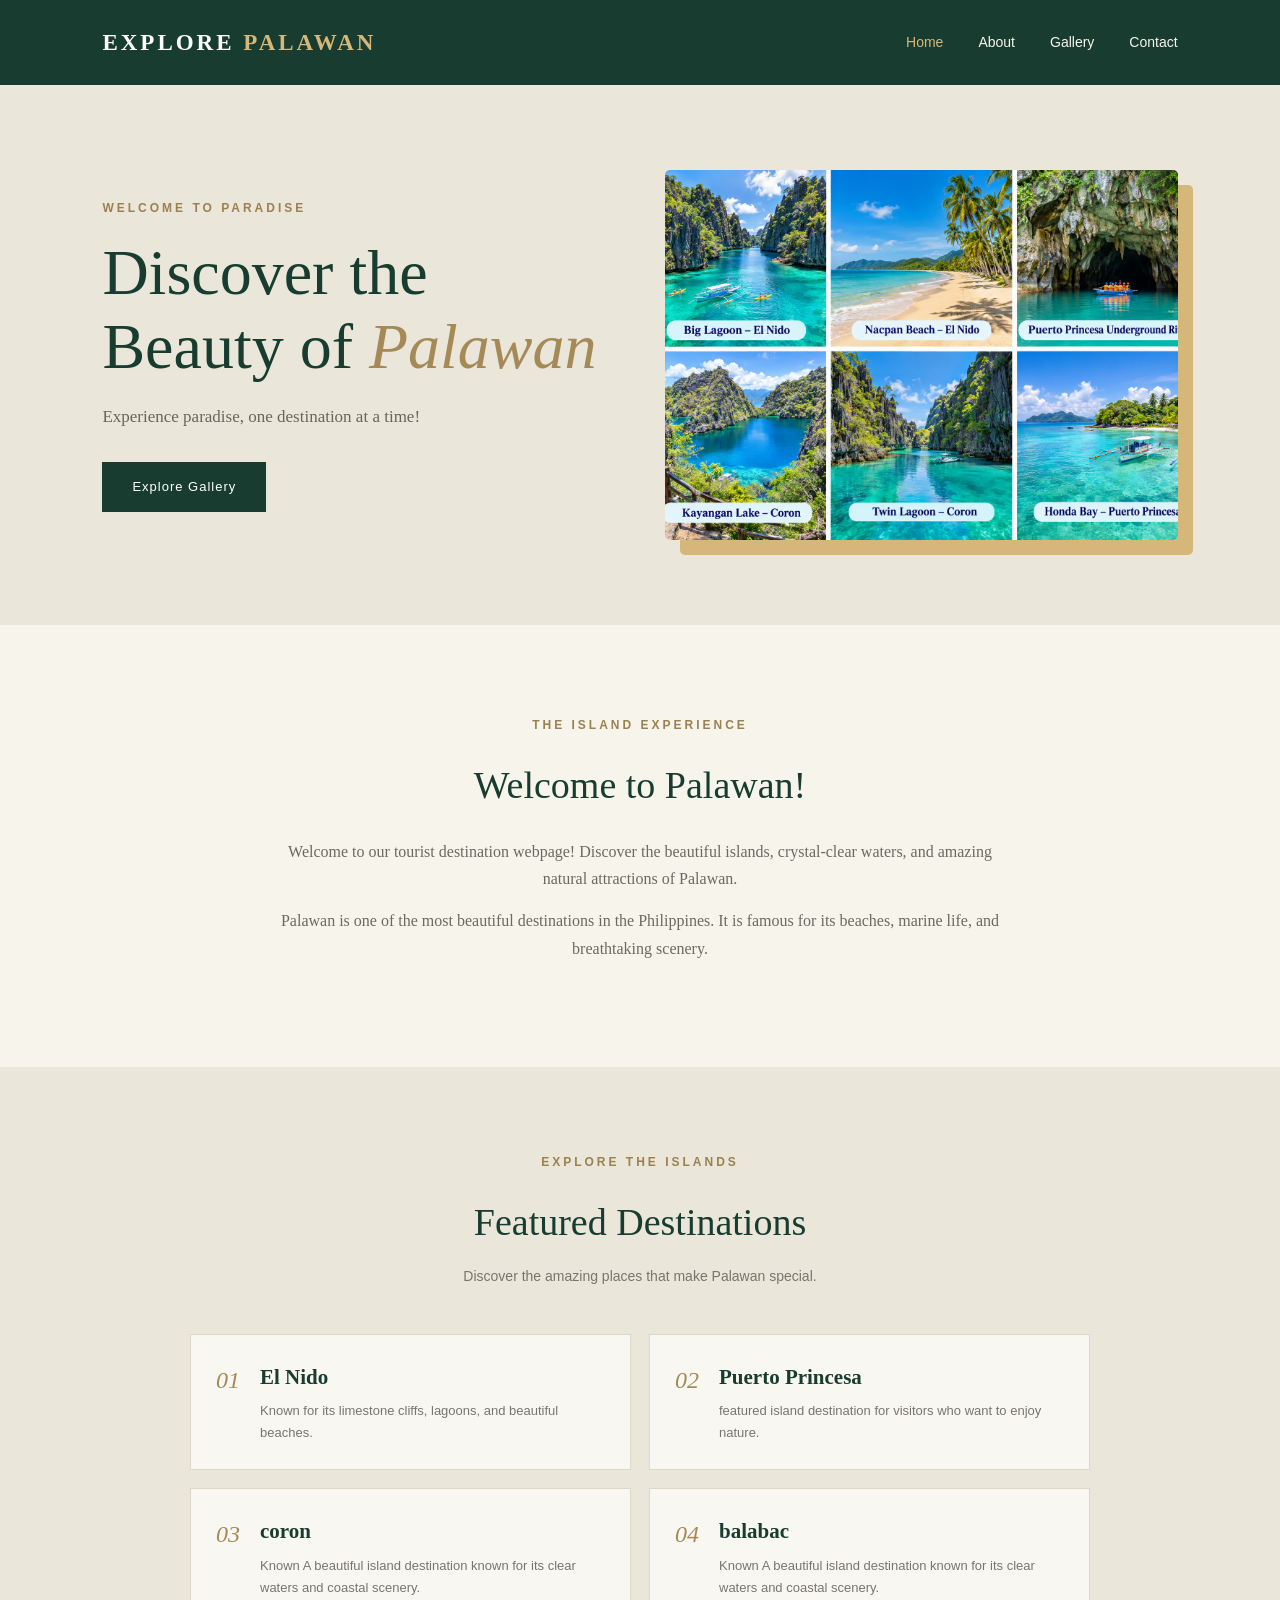
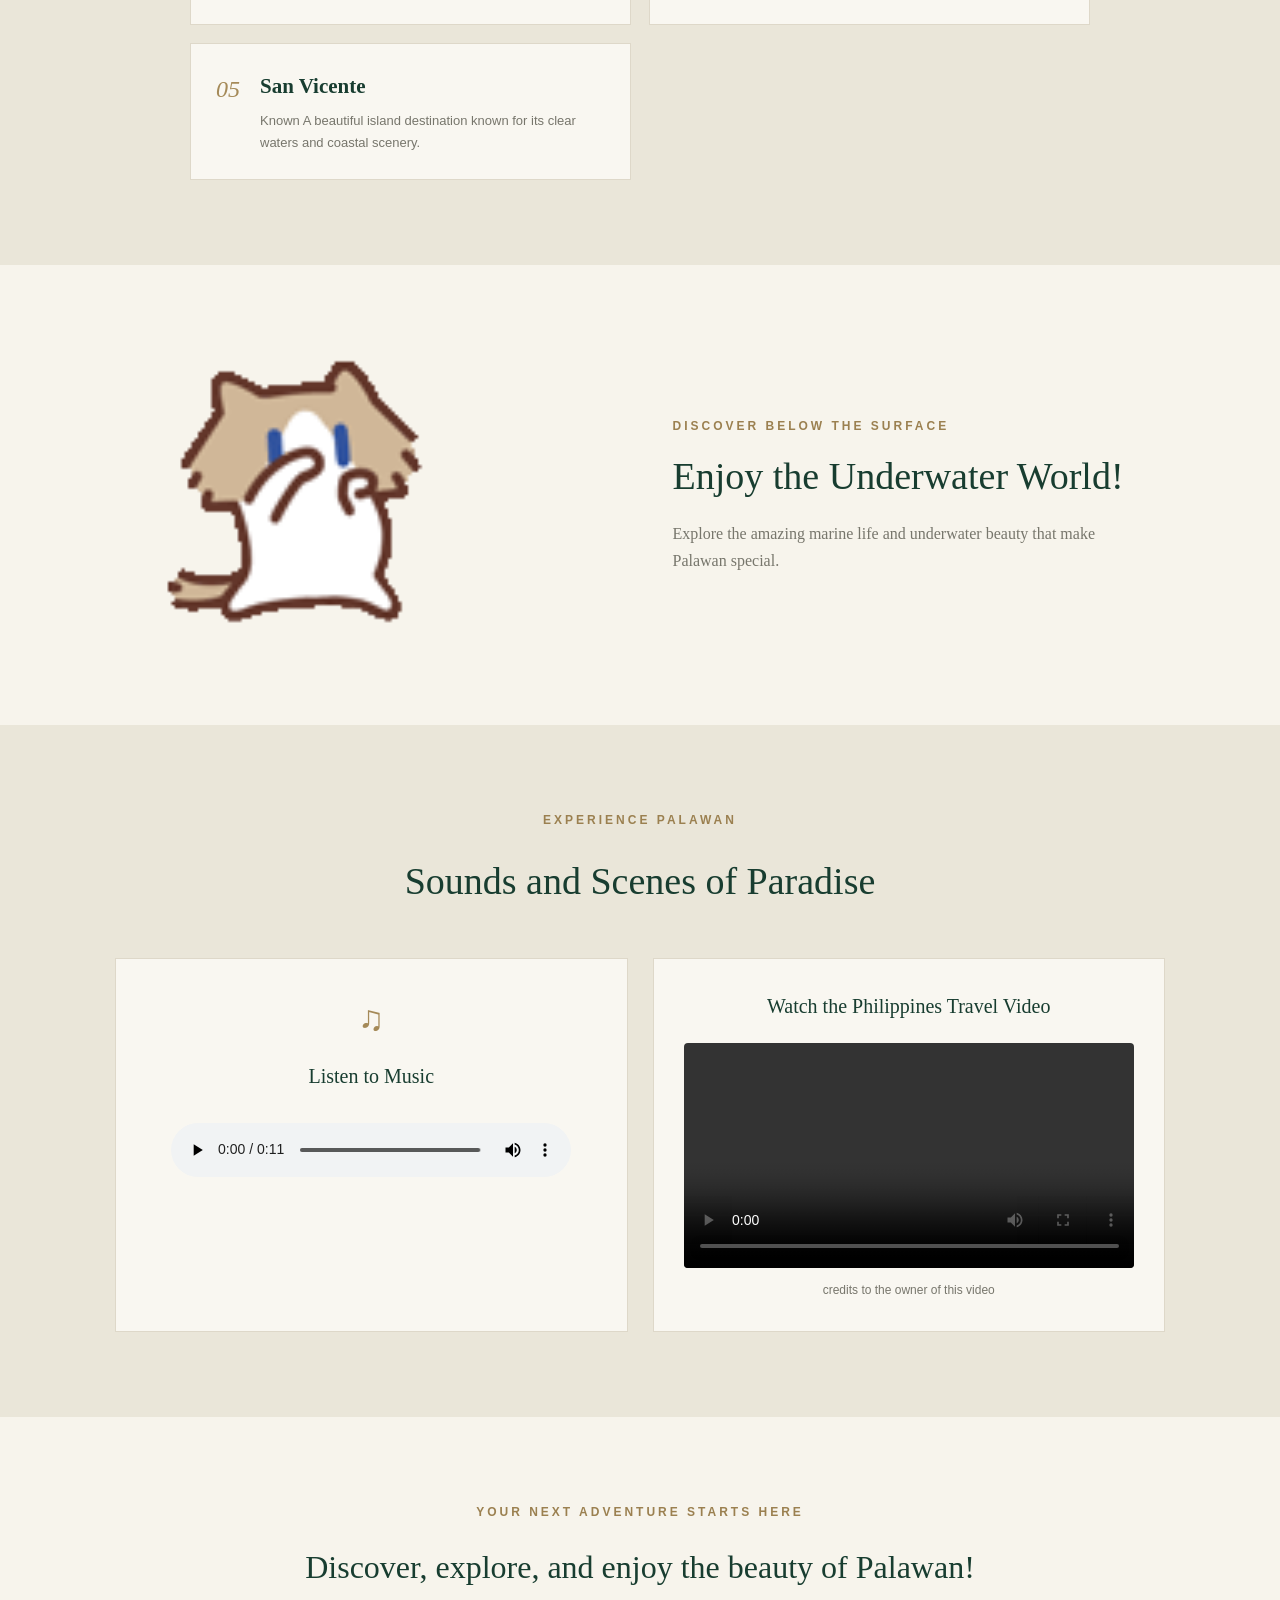
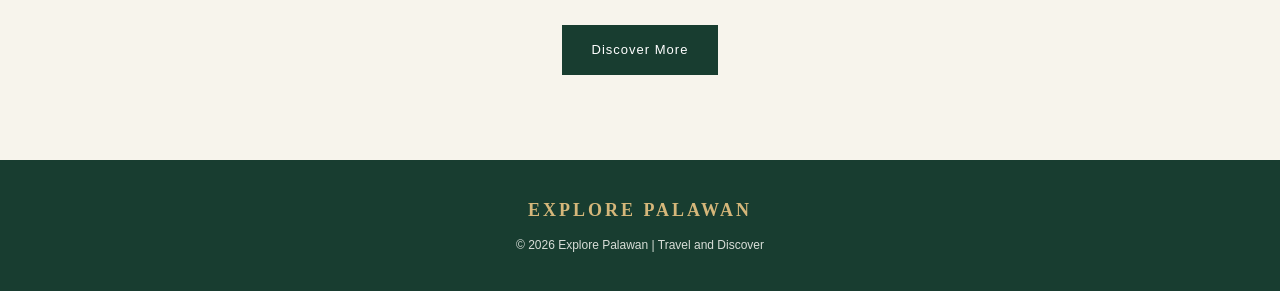
<file: index.html>
<!DOCTYPE html>
<html>
<head>
    <meta charset="UTF-8">
    <meta name="viewport" content="width=device-width, initial-scale=1.0">
    <title>Explore Palawan - Home</title>
    <link rel="stylesheet" href="style.css">
</head>

<body>

    <!-- HEADER AND NAVIGATION -->
    <header class="header">
        <div class="logo">EXPLORE <span>PALAWAN</span></div>

        <nav class="navbar">
            <a href="index.html" class="active">Home</a>
            <a href="about.html">About</a>
            <a href="gallery.html">Gallery</a>
            <a href="contact.html">Contact</a>
        </nav>
    </header>

    <main>

        <!-- HERO SECTION -->
        <section class="hero">

            <div class="hero-content">
                <p class="small-heading">WELCOME TO PARADISE</p>

                <h1>Discover the Beauty of <span>Palawan</span></h1>

                <p class="hero-description">
                    Experience paradise, one destination at a time!
                </p>

                <a href="gallery.html" class="explore-button">
                    Explore Gallery
                </a>
            </div>

            <div class="hero-image-container">
                <a href="gallery.html">
                    <img src="photo/travel collage.png"
                         alt="Explore Palawan Gallery"
                         width="600"
                         height="400">
                </a>
            </div>

        </section>

        <!-- WELCOME SECTION -->
        <section class="welcome-section">

            <p class="section-label">THE ISLAND EXPERIENCE</p>

            <h2>Welcome to Palawan!</h2>

            <div class="welcome-text">
                <p>
                    Welcome to our tourist destination webpage!
                    Discover the beautiful islands, crystal-clear waters,
                    and amazing natural attractions of Palawan.
                </p>

                <p>
                    Palawan is one of the most beautiful destinations
                    in the Philippines. It is famous for its beaches,
                    marine life, and breathtaking scenery.
                </p>
            </div>

        </section>

        <!-- DESTINATIONS SECTION -->
        <section class="destinations-section">

            <div class="section-heading">
                <p class="section-label">EXPLORE THE ISLANDS</p>
                <h2>Featured Destinations</h2>
                <p>Discover the amazing places that make Palawan special.</p>
            </div>

            <div class="destination-list">

                <div class="destination-item">
                    <span class="destination-number">01</span>
                    <div>
                        <h3>El Nido</h3>
                        <p>Known for its limestone cliffs,
                        lagoons, and beautiful beaches.</p>
                    </div>
                </div>

                <div class="destination-item">
                    <span class="destination-number">02</span>
                    <div>
                        <h3>Puerto Princesa</h3>
                        <p>featured island destination
                        for visitors who want to enjoy nature.</p>
                    </div>
                </div>

                <div class="destination-item">
                    <span class="destination-number">03</span>
                    <div>
                        <h3>coron</h3>
                        <p>Known A beautiful island destination
                        known for its clear waters and coastal scenery.</p>
                    </div>
                </div>

                <div class="destination-item">
                    <span class="destination-number">04</span>
                    <div>
                        <h3>balabac</h3>
                        <p>Known A beautiful island destination
                        known for its clear waters and coastal scenery.</p>
                    </div>
                </div>

                <div class="destination-item">
                    <span class="destination-number">05</span>
                    <div>
                        <h3>San Vicente</h3>
                        <p>Known A beautiful island destination
                        known for its clear waters and coastal scenery.</p>
                    </div>
                </div>

            </div>

        </section>

        <!-- UNDERWATER SECTION -->
        <section class="underwater-section">

            <div class="underwater-image">
                <img src="photo/gif/scuba.gif"
                     alt="Animated scuba diving image"
                     width="300"
                     height="200">
            </div>

            <div class="underwater-content">
                <p class="section-label">DISCOVER BELOW THE SURFACE</p>

                <h2>Enjoy the Underwater World!</h2>

                <p>
                    Explore the amazing marine life and underwater
                    beauty that make Palawan special.
                </p>
            </div>

        </section>

        <!-- MUSIC AND VIDEO SECTION -->
        <section class="media-section">

            <div class="section-heading">
                <p class="section-label">EXPERIENCE PALAWAN</p>
                <h2>Sounds and Scenes of Paradise</h2>
            </div>

            <div class="media-container">

                <div class="media-card">
                    <div class="media-icon">♫</div>

                    <h3>Listen to Music</h3>

                    <audio controls autoplay>
                        <source src="audio/sunflower.mp3"
                                type="audio/mpeg">
                    </audio>
                </div>

                <div class="media-card">
                    <h3>Watch the Philippines Travel Video</h3>

                    <video width="500" height="300" controls loop>
                        <source src="video/featuredvideo.mp4"
                                type="video/mp4">
                    </video>

                    <p>credits to the owner of this video</p>
                </div>

            </div>

        </section>

        <!-- CLOSING SECTION -->
        <section class="closing-section">

            <p class="section-label">YOUR NEXT ADVENTURE STARTS HERE</p>

            <h2>
                <mark>Discover, explore, and enjoy the beauty of Palawan!</mark>
            </h2>

            <a href="gallery.html" class="closing-button">
                Discover More
            </a>

        </section>

    </main>

    <!-- FOOTER -->
    <footer class="footer">
        <h3>EXPLORE PALAWAN</h3>

        <p>&copy; 2026 Explore Palawan | Travel and Discover</p>
    </footer>

</body>
</html>
</file>
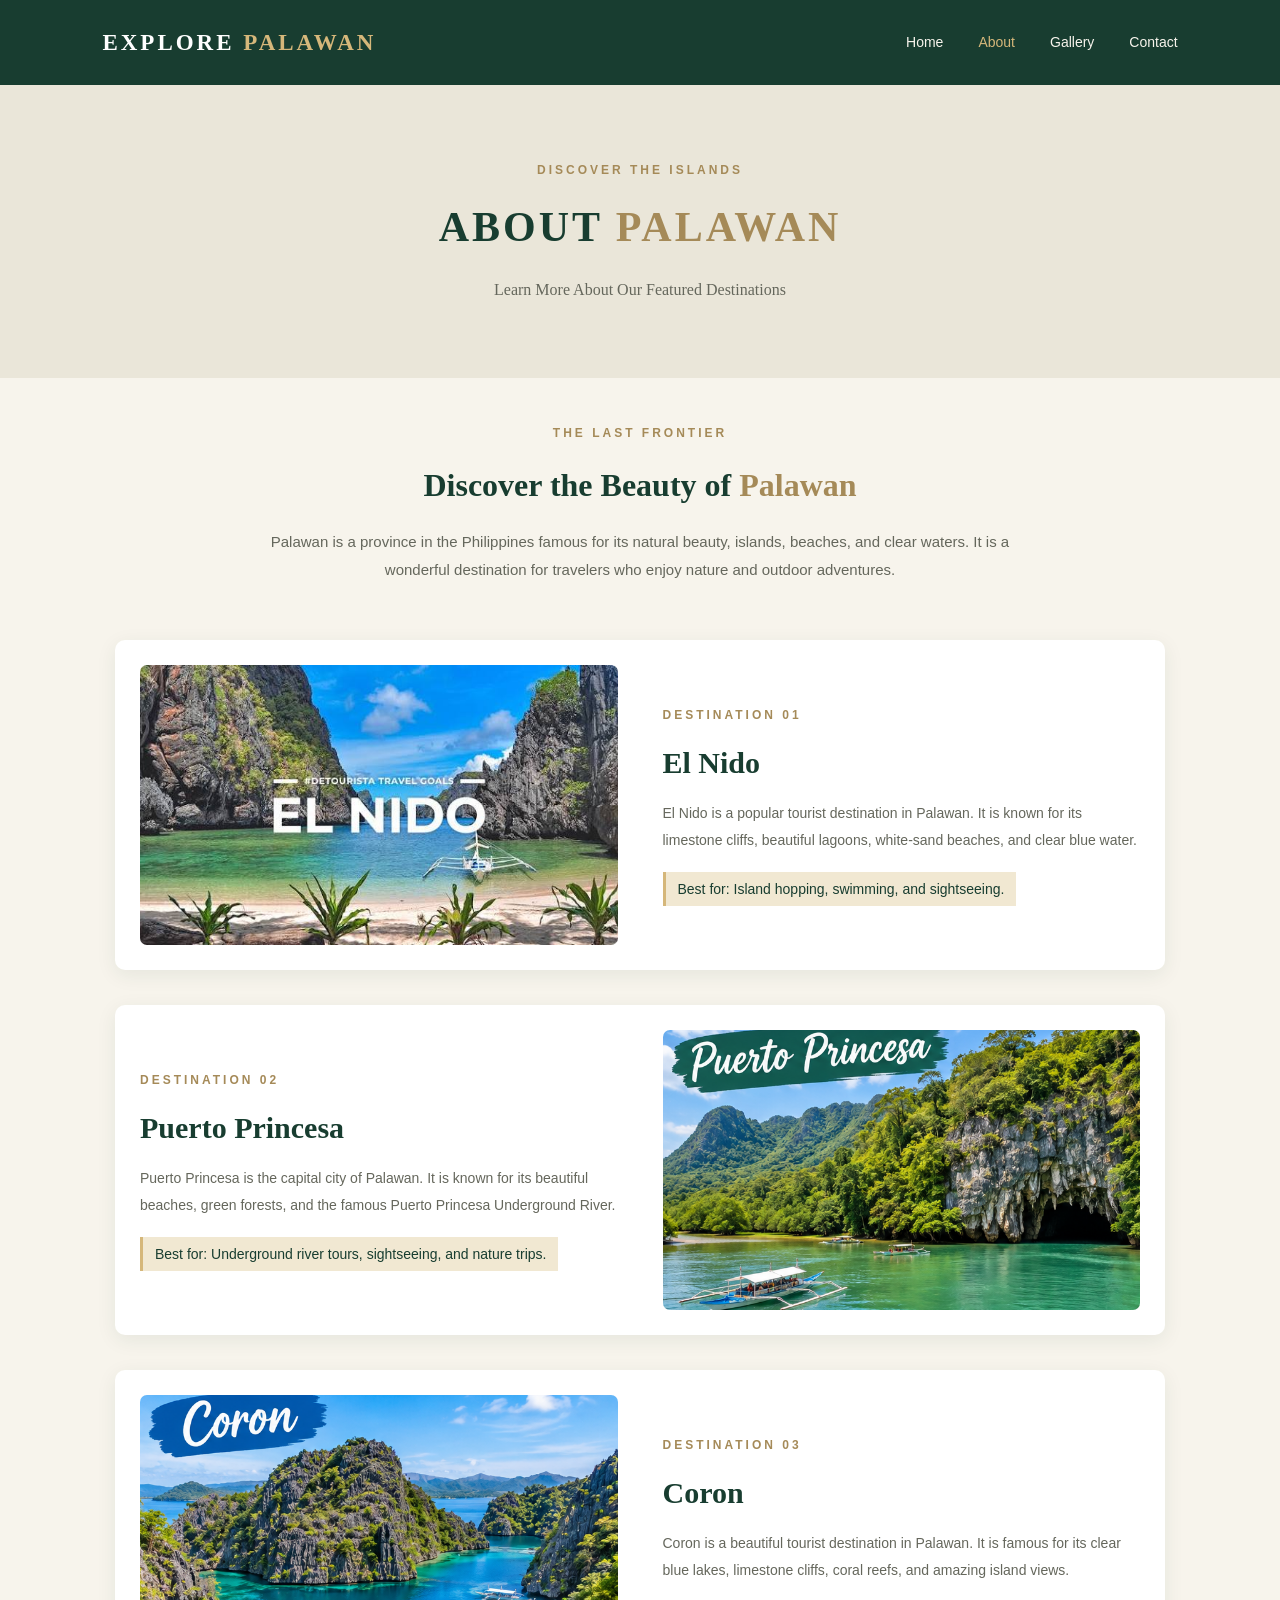
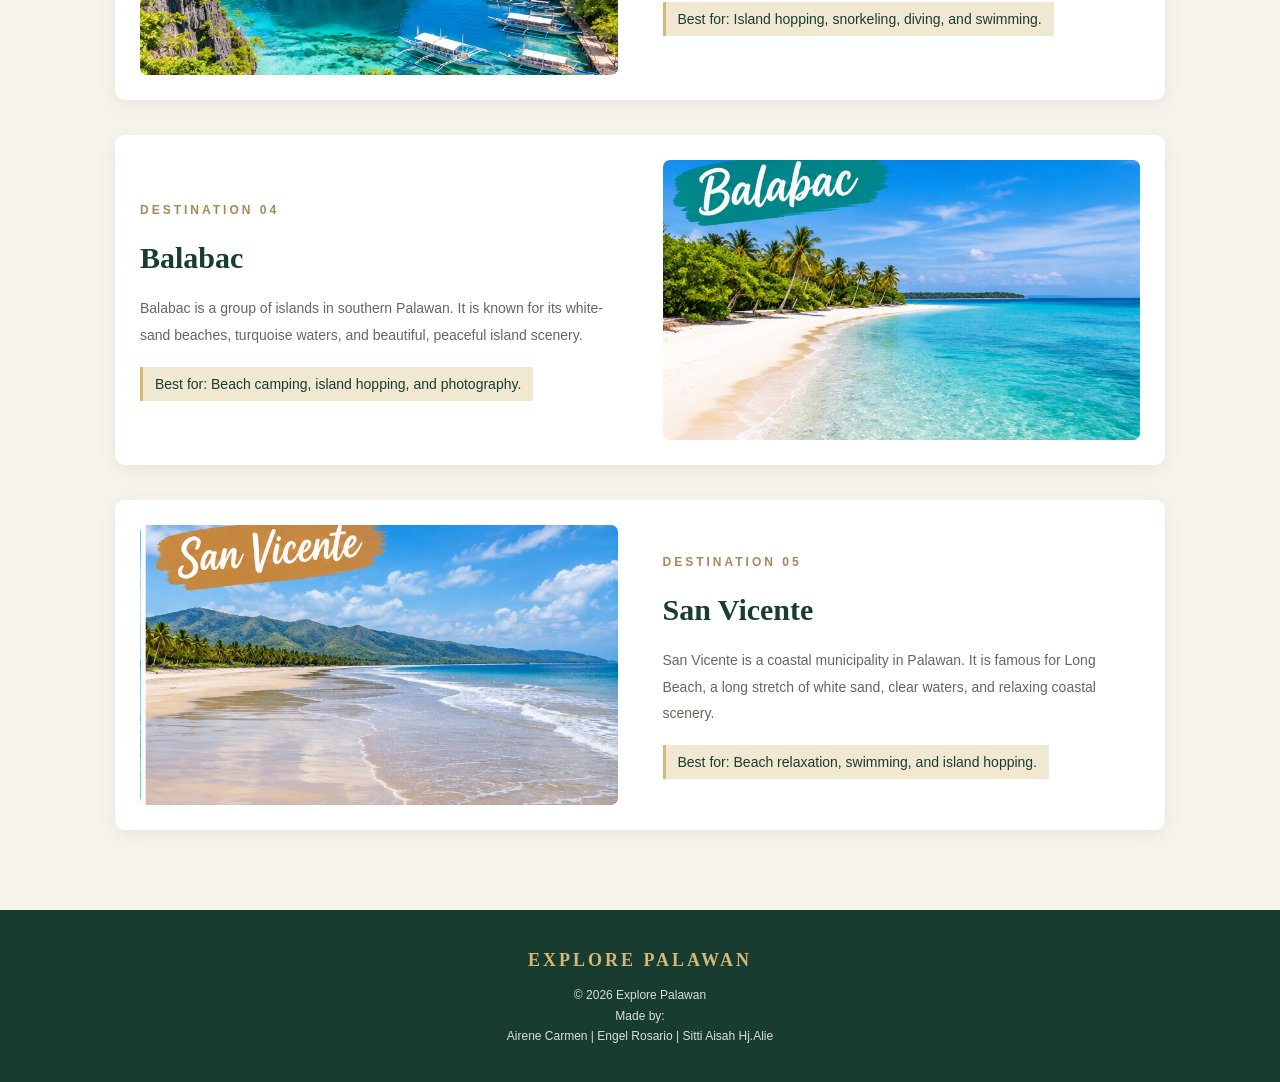
<file: about.html>
<!DOCTYPE html>
<html lang="en">
<head>
    <meta charset="UTF-8">
    <meta name="viewport" content="width=device-width, initial-scale=1.0">
    <title>Explore Palawan - About</title>
    <link rel="stylesheet" href="style.css">
</head>

<body>

    <!-- Header -->
    <header class="header">
        <div class="logo">EXPLORE <span>PALAWAN</span></div>

        <nav class="navbar">
            <a href="index.html">Home</a>
            <a href="about.html" class="active">About</a>
            <a href="gallery.html">Gallery</a>
            <a href="contact.html">Contact</a>
        </nav>
    </header>

    <!-- Page Title -->
    <section class="about-hero">
        <p class="about-label">DISCOVER THE ISLANDS</p>
        <h1>ABOUT <span>PALAWAN</span></h1>
        <p>Learn More About Our Featured Destinations</p>
    </section>

    <main class="about-main">

        <!-- Introduction -->
        <section class="about-intro">
            <p class="about-label">THE LAST FRONTIER</p>
            <h2>Discover the Beauty of <span>Palawan</span></h2>

            <p>
                Palawan is a province in the Philippines famous for
                its natural beauty, islands, beaches, and clear waters.
                It is a wonderful destination for travelers who enjoy
                nature and outdoor adventures.
            </p>
        </section>

        <!-- El Nido -->
        <section class="about-destination">
            <div class="about-image">
                <img src="photo/elnido1.jpg"
                     alt="El Nido landscape"
                     width="400"
                     height="250">
            </div>

            <div class="about-details">
                <p class="about-label">DESTINATION 01</p>
                <h2>El Nido</h2>

                <p>
                    El Nido is a popular tourist destination in Palawan.
                    It is known for its limestone cliffs, beautiful lagoons,
                    white-sand beaches, and clear blue water.
                </p>

                <p class="best-for">
                    <mark>Best for: Island hopping, swimming, and sightseeing.</mark>
                </p>
            </div>
        </section>

        <!-- Puerto Princesa -->
        <section class="about-destination reverse">
            <div class="about-image">
                <img src="photo/ppcw.png"
                     alt="Puerto Princesa landscape"
                     width="400"
                     height="250">
            </div>

            <div class="about-details">
                <p class="about-label">DESTINATION 02</p>
                <h2>Puerto Princesa</h2>

                <p>
                    Puerto Princesa is the capital city of Palawan.
                    It is known for its beautiful beaches, green forests,
                    and the famous Puerto Princesa Underground River.
                </p>

                <p class="best-for">
                    <mark>Best for: Underground river tours, sightseeing, and nature trips.</mark>
                </p>
            </div>
        </section>

        <!-- Coron -->
        <section class="about-destination">
            <div class="about-image">
                <img src="photo/coroN.png"
                     alt="Coron landscape"
                     width="400"
                     height="250">
            </div>

            <div class="about-details">
                <p class="about-label">DESTINATION 03</p>
                <h2>Coron</h2>

                <p>
                    Coron is a beautiful tourist destination in Palawan.
                    It is famous for its clear blue lakes, limestone cliffs,
                    coral reefs, and amazing island views.
                </p>

                <p class="best-for">
                    <mark>Best for: Island hopping, snorkeling, diving, and swimming.</mark>
                </p>
            </div>
        </section>

        <!-- Balabac -->
        <section class="about-destination reverse">
            <div class="about-image">
                <img src="photo/balabac.png"
                     alt="Balabac beach"
                     width="400"
                     height="250">
            </div>

            <div class="about-details">
                <p class="about-label">DESTINATION 04</p>
                <h2>Balabac</h2>

                <p>
                    Balabac is a group of islands in southern Palawan.
                    It is known for its white-sand beaches, turquoise waters,
                    and beautiful, peaceful island scenery.
                </p>

                <p class="best-for">
                    <mark>Best for: Beach camping, island hopping, and photography.</mark>
                </p>
            </div>
        </section>

        <!-- San Vicente -->
        <section class="about-destination">
            <div class="about-image">
                <img src="photo/San vicente.png"
                     alt="San Vicente Long Beach"
                     width="400"
                     height="250">
            </div>

            <div class="about-details">
                <p class="about-label">DESTINATION 05</p>
                <h2>San Vicente</h2>

                <p>
                    San Vicente is a coastal municipality in Palawan.
                    It is famous for Long Beach, a long stretch of white sand,
                    clear waters, and relaxing coastal scenery.
                </p>

                <p class="best-for">
                    <mark>Best for: Beach relaxation, swimming, and island hopping.</mark>
                </p>
            </div>
        </section>

    </main>

    <!-- Footer -->
    <footer class="footer">
        <h3>EXPLORE PALAWAN</h3>
        <p>&copy; 2026 Explore Palawan</p>
        <p>Made by:</p>
        <p>Airene Carmen | Engel Rosario | Sitti Aisah Hj.Alie</p>
    </footer>

</body>
</html>
</file>
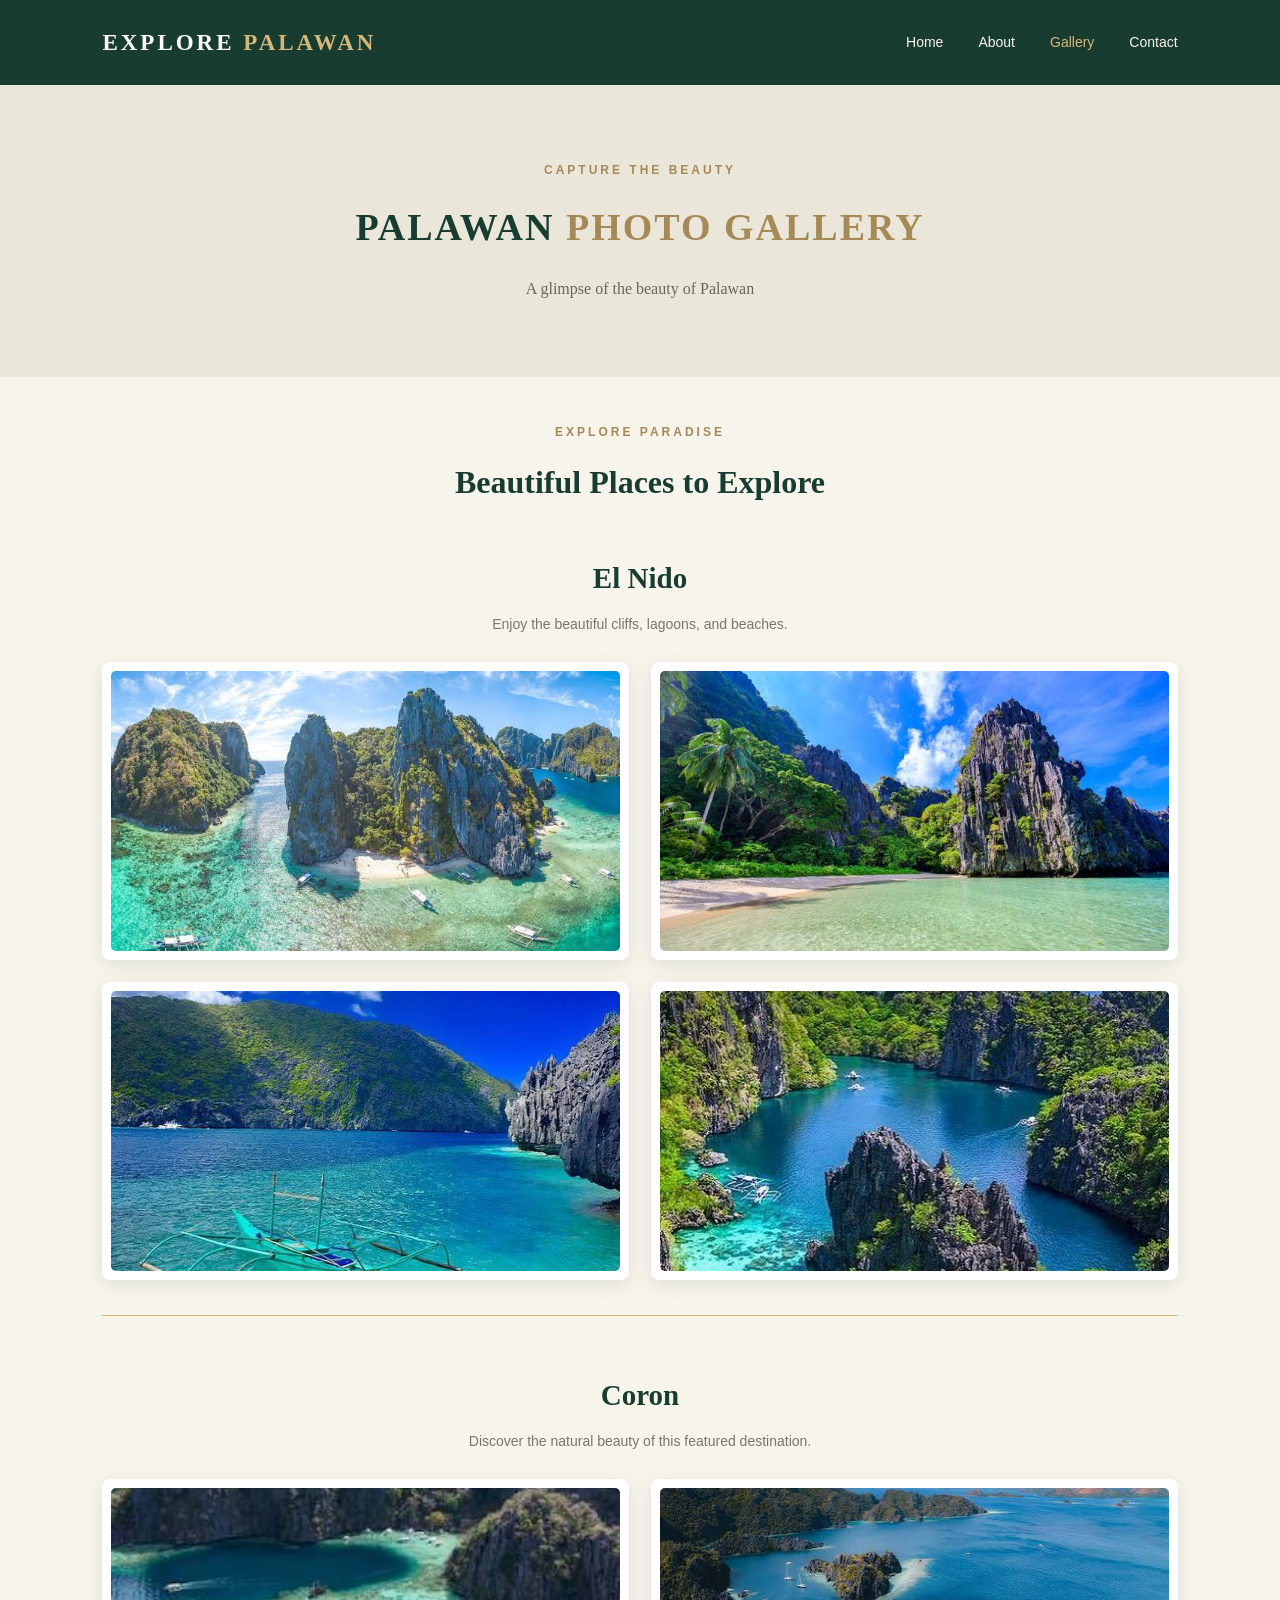
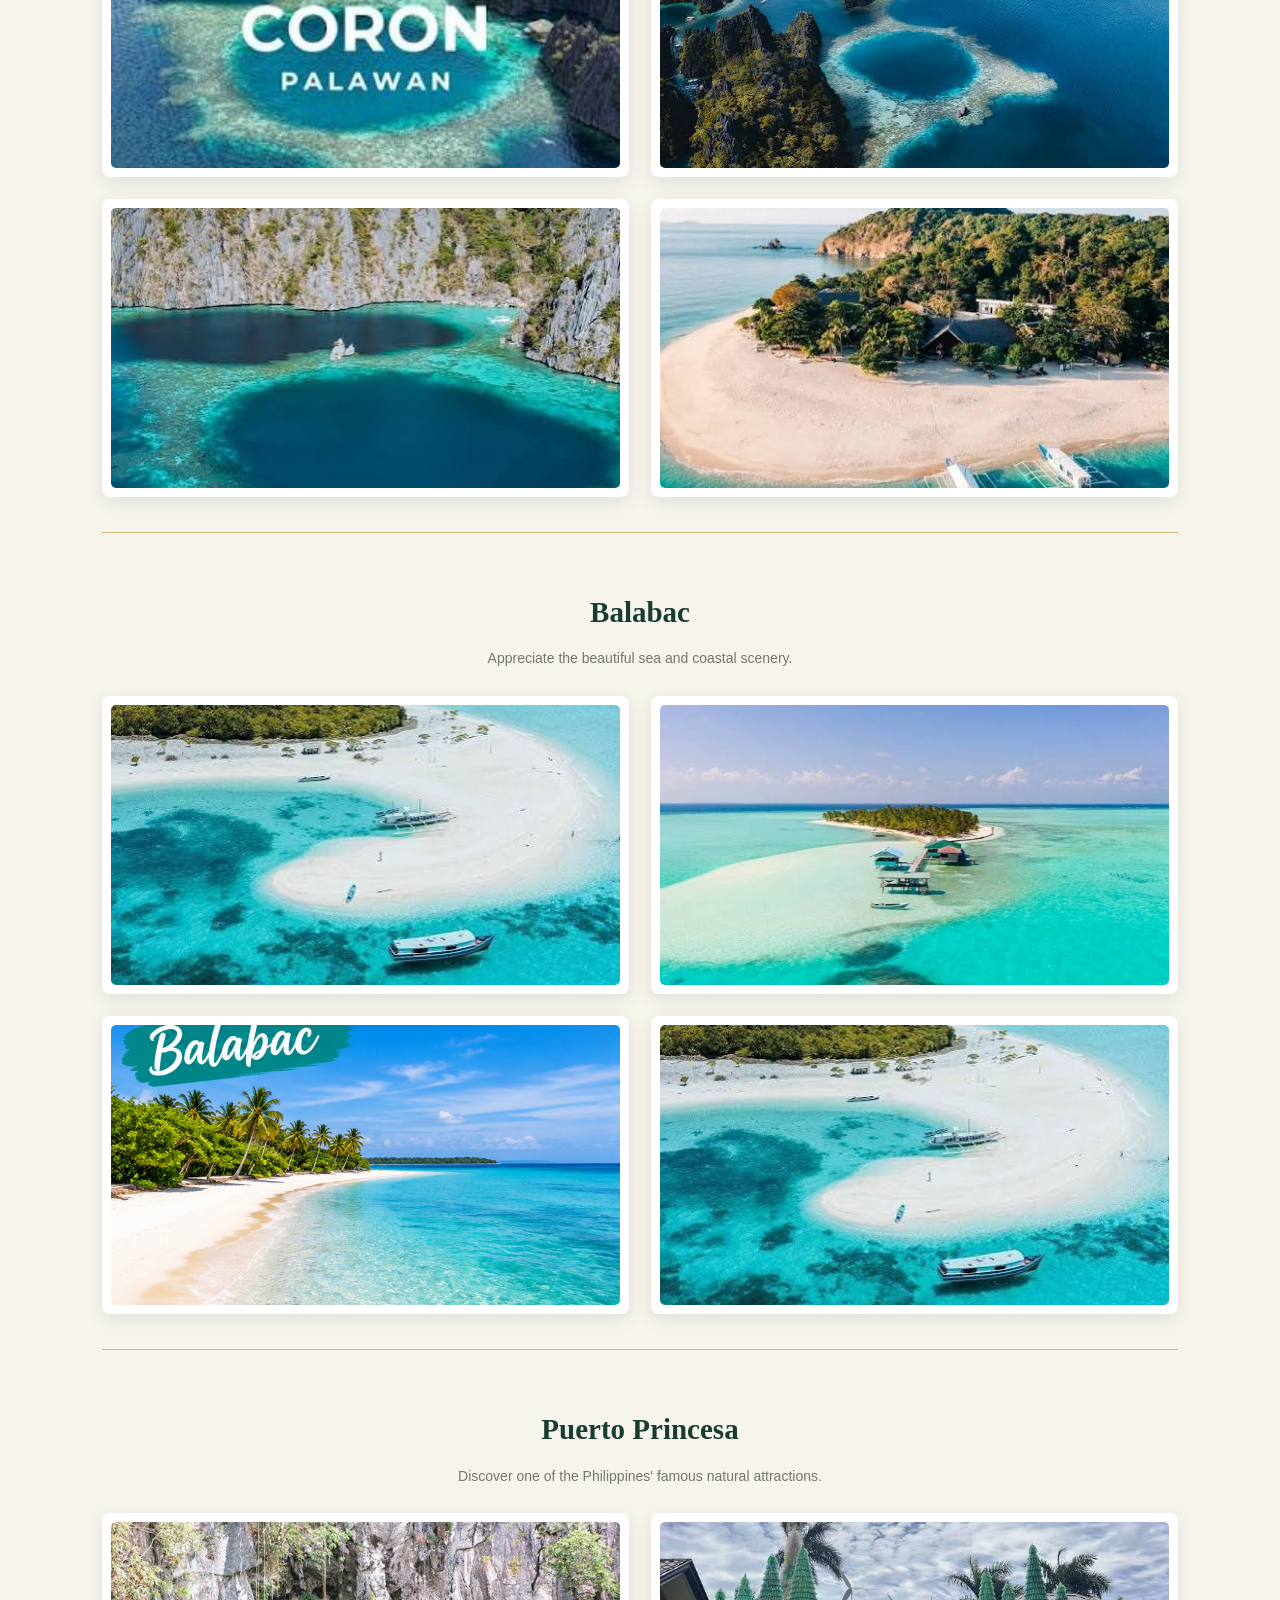
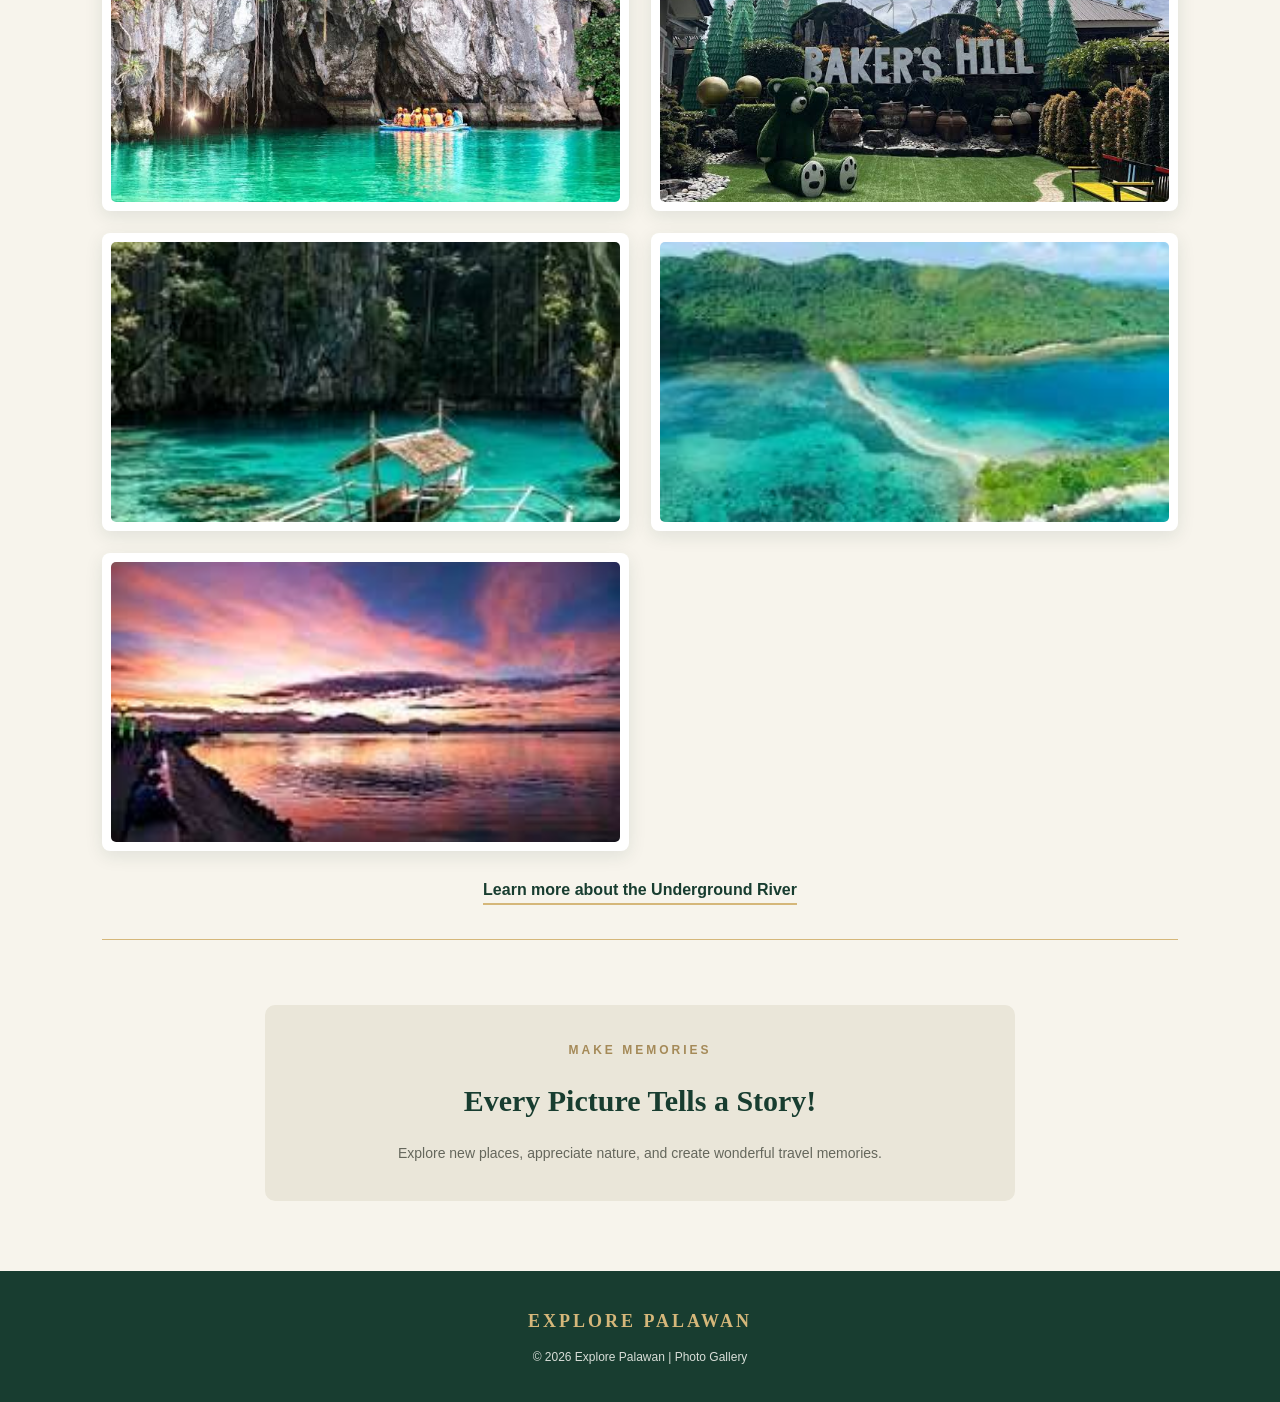
<file: gallery.html>
<!DOCTYPE html>
<html lang="en">
<head>
    <meta charset="UTF-8">
    <meta name="viewport" content="width=device-width, initial-scale=1.0">
    <title>Explore Palawan - Gallery</title>
    <link rel="stylesheet" href="style.css">
</head>

<body>

    <!-- Header -->
    <header class="header">
        <div class="logo">EXPLORE <span>PALAWAN</span></div>

        <nav class="navbar">
            <a href="index.html">Home</a>
            <a href="about.html">About</a>
            <a href="gallery.html" class="active">Gallery</a>
            <a href="contact.html">Contact</a>
        </nav>
    </header>

    <!-- Gallery Hero -->
    <section class="gallery-hero">
        <p class="gallery-label">CAPTURE THE BEAUTY</p>
        <h1>PALAWAN <span>PHOTO GALLERY</span></h1>
        <p>A glimpse of the beauty of Palawan</p>
    </section>

    <main class="gallery-main">

        <section class="gallery-intro">
            <p class="gallery-label">EXPLORE PARADISE</p>
            <h2>Beautiful Places to Explore</h2>
        </section>

        <!-- El Nido -->
        <section class="gallery-section">
            <div class="gallery-heading">
                <h2>El Nido</h2>
                <p>Enjoy the beautiful cliffs, lagoons, and beaches.</p>
            </div>

            <div class="gallery-grid">
                <div class="gallery-card">
                    <img src="photo/elnido4.jpg" alt="Beautiful view of El Nido" width="400" height="250">
                </div>

                <div class="gallery-card">
                    <img src="photo/elnido2.jpg" alt="Beautiful view of El Nido" width="400" height="250">
                </div>

                <div class="gallery-card">
                    <img src="photo/elnido3.jpg" alt="Beautiful view of El Nido" width="400" height="250">
                </div>

                <div class="gallery-card">
                    <img src="photo/elnido5.jpg" alt="Beautiful view of El Nido" width="400" height="250">
                </div>
            </div>
        </section>

        <!-- Coron -->
        <section class="gallery-section">
            <div class="gallery-heading">
                <h2>Coron</h2>
                <p>Discover the natural beauty of this featured destination.</p>
            </div>

            <div class="gallery-grid">
                <div class="gallery-card">
                    <img src="photo/coron1.jpg" alt="View of coron" width="400" height="250">
                </div>

                <div class="gallery-card">
                    <img src="photo/coron2 twin lagoon.jpg" alt="View of Coron" width="400" height="250">
                </div>

                <div class="gallery-card">
                    <img src="photo/coron3.jpg" alt="View of Coron" width="400" height="250">
                </div>

                <div class="gallery-card">
                    <img src="photo/coron4.jpg" alt="View of Coron" width="400" height="250">
                </div>
            </div>
        </section>

        <!-- Balabac -->
        <section class="gallery-section">
            <div class="gallery-heading">
                <h2>Balabac</h2>
                <p>Appreciate the beautiful sea and coastal scenery.</p>
            </div>

            <div class="gallery-grid">
                <div class="gallery-card">
                    <img src="photo/balabac 2.jpg" alt="Balabac" width="400" height="250">
                </div>

                <div class="gallery-card">
                    <img src="photo/balabac onok island.jpg" alt="Clear water around Onok Island" width="400" height="250">
                </div>

                <div class="gallery-card">
                    <img src="photo/balabac.png" alt="Balabac" width="400" height="250">
                </div>

                <div class="gallery-card">
                    <img src="photo/balabac1.jpg" alt="Balabac" width="400" height="250">
                </div>
            </div>
        </section>

        <!-- Puerto Princesa -->
        <section class="gallery-section">
            <div class="gallery-heading">
                <h2>Puerto Princesa</h2>
                <p>Discover one of the Philippines' famous natural attractions.</p>
            </div>

            <div class="gallery-grid">
                <div class="gallery-card">
                    <img src="photo/ppc1.jpg" alt="Puerto Princesa Underground River" width="400" height="250">
                </div>

                <div class="gallery-card">
                    <img src="photo/ppc2.jpg" alt="Puerto Princesa bakers hill" width="400" height="250">
                </div>

                <div class="gallery-card">
                    <img src="photo/ppc3.jpg" alt="Puerto Princesa Underground River" width="400" height="250">
                </div>

                <div class="gallery-card">
                    <img src="photo/ppc4.jpg" alt="Puerto Princesa" width="400" height="250">
                </div>

                <div class="gallery-card">
                    <img src="photo/ppc5.jpg" alt="Baywalk" width="400" height="250">
                </div>
            </div>

            <p class="gallery-link">
                <a href="https://whc.unesco.org/en/list/652/" target="_blank">
                    Learn more about the Underground River
                </a>
            </p>
        </section>

        <!-- Closing -->
        <section class="gallery-closing">
            <p class="gallery-label">MAKE MEMORIES</p>
            <h2>Every Picture Tells a Story!</h2>
            <p>
                Explore new places, appreciate nature,
                and create wonderful travel memories.
            </p>
        </section>

    </main>

    <!-- Footer -->
    <footer class="footer">
        <h3>EXPLORE PALAWAN</h3>
        <p>&copy; 2026 Explore Palawan | Photo Gallery</p>
    </footer>

</body>
</html>
</file>
<file: style.css>
/* EXPLORE PALAWANTROPICAL LUXURY DESIGN*/

* {
    margin: 0;
    padding: 0;
    box-sizing: border-box;
}

html {
    scroll-behavior: smooth;
}

body {
    font-family: Georgia, 'Times New Roman', serif;
    background-color: #F7F4EC;
    color: #263C32;
    line-height: 1.7;
}

/* HEADER */
.header {
    background-color: #183D30;
    min-height: 85px;
    padding: 20px 8%;
    display: flex;
    justify-content: space-between;
    align-items: center;
    flex-wrap: wrap;
    gap: 15px;
}

.logo {
    color: #FFFFFF;
    font-size: 23px;
    font-weight: bold;
    letter-spacing: 3px;
}

.logo span {
    color: #D5B77A;
}

/* NAVIGATION */
.navbar {
    display: flex;
    gap: 35px;
    align-items: center;
}

.navbar a {
    text-decoration: none;
    color: #F7F4EC;
    font-family: Arial, sans-serif;
    font-size: 14px;
    transition: 0.3s;
}

.navbar a:hover,
.navbar a.active {
    color: #D5B77A;
}

/* HERO SECTION */
.hero {
    min-height: 540px;
    padding: 75px 8%;
    background-color: #EAE6D9;
    display: flex;
    align-items: center;
    justify-content: space-between;
    gap: 50px;
}

.hero-content {
    flex: 1;
}

.small-heading,
.section-label {
    color: #9B8050;
    font-family: Arial, sans-serif;
    font-size: 12px;
    font-weight: bold;
    letter-spacing: 3px;
    margin-bottom: 18px;
}

.hero-content h1 {
    font-size: clamp(38px, 5vw, 65px);
    line-height: 1.15;
    font-weight: normal;
    color: #183D30;
    margin-bottom: 20px;
}

.hero-content h1 span {
    color: #A58A58;
    font-style: italic;
}

.hero-description {
    font-size: 17px;
    color: #65675C;
    margin-bottom: 30px;
}

.explore-button,
.closing-button {
    display: inline-block;
    background-color: #183D30;
    color: #FFFFFF;
    text-decoration: none;
    padding: 14px 30px;
    font-family: Arial, sans-serif;
    font-size: 13px;
    letter-spacing: 1px;
    transition: 0.3s;
}

.explore-button:hover,
.closing-button:hover {
    background-color: #A58A58;
}

/* HERO IMAGE */
.hero-image-container {
    flex: 1;
}

.hero-image-container img {
    display: block;
    width: 100%;
    height: 370px;
    object-fit: cover;
    border-radius: 5px;
    box-shadow: 15px 15px 0px #D5B77A;
    transition: 0.3s;
}

.hero-image-container img:hover {
    transform: translateY(-5px);
}

/* WELCOME SECTION */
.welcome-section {
    max-width: 850px;
    margin: auto;
    padding: 90px 25px;
    text-align: center;
}

.welcome-section h2,
.section-heading h2,
.underwater-content h2 {
    font-size: 38px;
    font-weight: normal;
    color: #183D30;
    margin-bottom: 20px;
}

.welcome-text {
    max-width: 720px;
    margin: auto;
    color: #696B61;
    font-size: 16px;
}

.welcome-text p {
    margin-bottom: 15px;
}

/* DESTINATIONS */
.destinations-section {
    background-color: #EAE6D9;
    padding: 85px 10%;
}

.section-heading {
    text-align: center;
    margin-bottom: 45px;
}

.section-heading > p:last-child {
    color: #77766C;
    font-family: Arial, sans-serif;
    font-size: 14px;
}

.section-heading h2 {
    margin-bottom: 10px;
}

.destination-list {
    max-width: 900px;
    margin: auto;
    display: grid;
    grid-template-columns: repeat(2, 1fr);
    gap: 18px;
}

.destination-item {
    display: flex;
    gap: 20px;
    align-items: flex-start;
    background-color: #F9F7F1;
    padding: 25px;
    border: 1px solid #DED8C9;
    transition: 0.3s;
}

.destination-item:hover {
    transform: translateY(-5px);
    box-shadow: 0 8px 20px rgba(24, 61, 48, 0.08);
}

.destination-number {
    color: #A58A58;
    font-size: 24px;
    font-style: italic;
}

.destination-item h3 {
    color: #183D30;
    font-size: 21px;
    margin-bottom: 5px;
}

.destination-item p {
    color: #77766C;
    font-family: Arial, sans-serif;
    font-size: 13px;
}

/* UNDERWATER SECTION */
.underwater-section {
    padding: 90px 10%;
    display: flex;
    align-items: center;
    justify-content: center;
    gap: 65px;
}

.underwater-image {
    flex: 1;
}

.underwater-image img {
    display: block;
    width: 100%;
    max-width: 400px;
    height: 280px;
    object-fit: cover;
    border-radius: 5px;
}

.underwater-content {
    flex: 1;
}

.underwater-content h2 {
    line-height: 1.2;
}

.underwater-content > p:last-child {
    color: #77766C;
    font-size: 16px;
}

/* MEDIA SECTION */
.media-section {
    background-color: #EAE6D9;
    padding: 85px 8%;
}

.media-container {
    max-width: 1050px;
    margin: auto;
    display: grid;
    grid-template-columns: 1fr 1fr;
    gap: 25px;
}

.media-card {
    background-color: #F9F7F1;
    padding: 30px;
    text-align: center;
    border: 1px solid #DED8C9;
}

.media-card h3 {
    color: #183D30;
    font-size: 20px;
    font-weight: normal;
    margin-bottom: 20px;
}

.media-icon {
    color: #A58A58;
    font-size: 35px;
    margin-bottom: 10px;
}

.media-card audio {
    width: 100%;
    max-width: 400px;
    margin-top: 10px;
}

.media-card video {
    display: block;
    width: 100%;
    height: auto;
    max-width: 500px;
    margin: auto;
    border-radius: 4px;
}

.media-card p {
    color: #77766C;
    font-family: Arial, sans-serif;
    font-size: 12px;
    margin-top: 12px;
}

/* CLOSING SECTION */
.closing-section {
    text-align: center;
    padding: 85px 20px;
    background-color: #F7F4EC;
}

.closing-section h2 {
    max-width: 750px;
    margin: 0 auto 30px;
    color: #183D30;
    font-size: 32px;
    font-weight: normal;
}

.closing-section mark {
    background-color: transparent;
    color: #183D30;
}

/* FOOTER */
.footer {
    background-color: #183D30;
    color: #F7F4EC;
    text-align: center;
    padding: 35px 15px;
}

.footer h3 {
    color: #D5B77A;
    letter-spacing: 3px;
    margin-bottom: 10px;
    font-size: 18px;
}

.footer p {
    font-family: Arial, sans-serif;
    font-size: 12px;
    color: #D8DED8;
}

/* TABLET RESPONSIVENESS */
@media screen and (max-width: 900px) {

    .hero {
        gap: 30px;
        padding: 55px 6%;
    }

    .hero-image-container img {
        height: 300px;
    }

    .destination-list {
        grid-template-columns: 1fr;
    }

    .underwater-section {
        gap: 35px;
    }
}

/* MOBILE RESPONSIVENESS */
@media screen and (max-width: 600px) {

    .header {
        flex-direction: column;
        padding: 20px 15px;
    }

    .logo {
        font-size: 20px;
    }

    .navbar {
        justify-content: center;
        gap: 20px;
        flex-wrap: wrap;
    }

    .navbar a {
        font-size: 12px;
    }

    .hero {
        flex-direction: column;
        text-align: center;
        padding: 55px 25px;
    }

    .hero-content h1 {
        font-size: 40px;
    }

    .hero-image-container {
        width: 100%;
    }

    .hero-image-container img {
        height: 250px;
        box-shadow: 8px 8px 0px #D5B77A;
    }

    .welcome-section {
        padding: 65px 22px;
    }

    .welcome-section h2,
    .section-heading h2,
    .underwater-content h2 {
        font-size: 30px;
    }

    .destinations-section {
        padding: 65px 20px;
    }

    .destination-item {
        padding: 20px;
    }

    .underwater-section {
        flex-direction: column;
        padding: 65px 25px;
        text-align: center;
    }

    .underwater-image,
    .underwater-content {
        width: 100%;
    }

    .underwater-image img {
        margin: auto;
        height: 230px;
    }

    .media-section {
        padding: 65px 20px;
    }

    .media-container {
        grid-template-columns: 1fr;
    }

    .media-card {
        padding: 22px 15px;
    }

    .closing-section {
        padding: 65px 20px;
    }

    .closing-section h2 {
        font-size: 26px;
    }
}


/* ABOUT PAGE   */


.about-hero {
    background-color: #EAE6D9;
    text-align: center;
    padding: 75px 20px;
}

.about-hero h1 {
    color: #183D30;
    font-family: Georgia, serif;
    font-size: 42px;
    letter-spacing: 3px;
    margin: 12px 0;
}

.about-hero h1 span {
    color: #A58A58;
}

.about-hero p:last-child {
    color: #65675C;
    font-size: 16px;
}

.about-label {
    color: #A58A58;
    font-family: Arial, sans-serif;
    font-size: 12px;
    font-weight: bold;
    letter-spacing: 3px;
}

.about-main {
    background-color: #F7F4EC;
    padding: 45px 8%;
}

.about-intro {
    max-width: 800px;
    margin: 0 auto 55px;
    text-align: center;
}

.about-intro h2 {
    color: #183D30;
    font-family: Georgia, serif;
    font-size: 32px;
    margin: 15px 0;
}

.about-intro h2 span {
    color: #A58A58;
}

.about-intro > p:last-child {
    color: #65675C;
    font-family: Arial, sans-serif;
    line-height: 1.9;
    font-size: 15px;
}

.about-destination {
    display: flex;
    align-items: center;
    gap: 45px;
    background-color: #FFFFFF;
    padding: 25px;
    margin: 35px auto;
    max-width: 1050px;
    border-radius: 10px;
    box-shadow: 0 5px 20px rgba(24, 61, 48, 0.08);
}

.about-destination.reverse {
    flex-direction: row-reverse;
}

.about-image {
    flex: 1;
    min-width: 0;
}

.about-image img {
    width: 100%;
    height: 280px;
    object-fit: cover;
    border-radius: 7px;
    display: block;
}

.about-details {
    flex: 1;
}

.about-details h2 {
    color: #183D30;
    font-family: Georgia, serif;
    font-size: 30px;
    margin: 12px 0;
}

.about-details > p:not(.about-label) {
    color: #65675C;
    font-family: Arial, sans-serif;
    font-size: 14px;
    line-height: 1.9;
}

.about-details .best-for {
    margin-top: 20px;
}

.about-details mark {
    background-color: #F1E8D2;
    color: #183D30;
    padding: 9px 12px;
    line-height: 2.2;
    border-left: 3px solid #D5B77A;
}

/* Mobile responsive design */
@media screen and (max-width: 700px) {

    .about-hero {
        padding: 50px 15px;
    }

    .about-hero h1 {
        font-size: 30px;
    }

    .about-main {
        padding: 30px 5%;
    }

    .about-intro h2 {
        font-size: 25px;
    }

    .about-destination,
    .about-destination.reverse {
        flex-direction: column;
        gap: 20px;
        padding: 18px;
    }

    .about-image {
        width: 100%;
    }

    .about-image img {
        height: 230px;
    }

    .about-details h2 {
        font-size: 25px;
    }
}


/* GALLERY PAGE */


.gallery-hero {
    background-color: #EAE6D9;
    text-align: center;
    padding: 75px 20px;
}

.gallery-label {
    color: #A58A58;
    font-family: Arial, sans-serif;
    font-size: 12px;
    font-weight: bold;
    letter-spacing: 3px;
}

.gallery-hero h1 {
    color: #183D30;
    font-family: Georgia, serif;
    font-size: 38px;
    letter-spacing: 2px;
    margin: 15px 0;
}

.gallery-hero h1 span {
    color: #A58A58;
}

.gallery-hero p:last-child {
    color: #65675C;
    font-size: 16px;
}

.gallery-main {
    background-color: #F7F4EC;
    padding: 45px 8%;
}

.gallery-intro {
    text-align: center;
    margin-bottom: 45px;
}

.gallery-intro h2 {
    color: #183D30;
    font-family: Georgia, serif;
    font-size: 32px;
    margin-top: 12px;
}

.gallery-section {
    max-width: 1150px;
    margin: 0 auto 55px;
    padding-bottom: 35px;
    border-bottom: 1px solid #D5B77A;
}

.gallery-heading {
    text-align: center;
    margin-bottom: 25px;
}

.gallery-heading h2 {
    color: #183D30;
    font-family: Georgia, serif;
    font-size: 29px;
    margin-bottom: 10px;
}

.gallery-heading p {
    color: #77766C;
    font-family: Arial, sans-serif;
    font-size: 14px;
}

.gallery-grid {
    display: grid;
    grid-template-columns: repeat(2, minmax(0, 1fr));
    gap: 22px;
}

.gallery-card {
    background-color: #FFFFFF;
    padding: 9px;
    border-radius: 8px;
    box-shadow: 0 5px 18px rgba(24, 61, 48, 0.10);
    overflow: hidden;
}

.gallery-card img {
    width: 100%;
    height: 280px;
    object-fit: cover;
    display: block;
    border-radius: 5px;
    transition: transform 0.4s ease;
}

.gallery-card:hover img {
    transform: scale(1.04);
}

.gallery-link {
    text-align: center;
    margin-top: 25px;
}

.gallery-link a {
    color: #183D30;
    font-family: Arial, sans-serif;
    font-weight: bold;
    text-decoration: none;
    border-bottom: 2px solid #D5B77A;
    padding-bottom: 5px;
}

.gallery-link a:hover {
    color: #A58A58;
}

.gallery-closing {
    text-align: center;
    max-width: 750px;
    margin: 65px auto 25px;
    padding: 35px 20px;
    background-color: #EAE6D9;
    border-radius: 10px;
}

.gallery-closing h2 {
    color: #183D30;
    font-family: Georgia, serif;
    font-size: 30px;
    margin: 15px 0;
}

.gallery-closing > p:last-child {
    color: #65675C;
    font-family: Arial, sans-serif;
    font-size: 14px;
    line-height: 1.8;
}

/* Mobile responsive gallery */
@media screen and (max-width: 700px) {

    .gallery-hero {
        padding: 50px 15px;
    }

    .gallery-hero h1 {
        font-size: 27px;
    }

    .gallery-main {
        padding: 30px 5%;
    }

    .gallery-intro h2 {
        font-size: 25px;
    }

    .gallery-grid {
        grid-template-columns: 1fr;
        gap: 18px;
    }

    .gallery-card img {
        height: 240px;
    }

    .gallery-heading h2 {
        font-size: 25px;
    }

    .gallery-closing h2 {
        font-size: 24px;
    }
}

/*CONTACT PAGE DESIGN*/

.contact-hero {
    background: linear-gradient(
        rgba(30, 55, 43, 0.75),
        rgba(30, 55, 43, 0.75)
    ),
    url("images/palawan-contact.jpg");

    background-size: cover;
    background-position: center;
    text-align: center;
    padding: 110px 20px;
    color: white;
}

.contact-hero h1 {
    font-size: 48px;
    letter-spacing: 4px;
    margin: 15px 0;
}

.contact-hero h1 span {
    color: #c4d8b2;
}

.contact-hero > p:last-child {
    font-size: 17px;
}

.contact-label {
    color: #789477;
    font-size: 12px;
    font-weight: bold;
    letter-spacing: 3px;
}

.contact-hero .contact-label {
    color: #d5e6c9;
}

.contact-main {
    max-width: 1100px;
    margin: auto;
    padding: 60px 25px;
}

.contact-intro {
    text-align: center;
    max-width: 650px;
    margin: 0 auto 45px;
}

.contact-intro h2 {
    font-size: 36px;
    color: #263d32;
    margin: 12px 0;
}

.contact-intro h2 span {
    color: #789477;
}

.contact-intro > p:last-child {
    color: #777;
    line-height: 1.8;
}

/* Contact Information */

.contact-information {
    background: #f2f5ef;
    padding: 30px;
    border-radius: 15px;
    margin-bottom: 45px;
}

.contact-information h2 {
    color: #263d32;
    margin-bottom: 25px;
}

.contact-info-item {
    display: flex;
    align-items: center;
    gap: 18px;
    margin: 22px 0;
}

.contact-icon {
    width: 45px;
    height: 45px;
    border-radius: 50%;
    background: #dce8d5;
    color: #405b46;
    display: flex;
    align-items: center;
    justify-content: center;
    font-weight: bold;
    flex-shrink: 0;
}

.contact-info-item h3 {
    color: #344b3b;
    margin-bottom: 5px;
}

.contact-info-item p {
    color: #777;
    margin: 0;
}

.contact-info-item a {
    color: #789477;
    text-decoration: none;
}

/* Contact Form */

.contact-form-section {
    background: white;
    padding: 40px;
    border-radius: 15px;
    box-shadow: 0 5px 25px rgba(0, 0, 0, 0.06);
    border: 1px solid #edf0e9;
}

.form-heading {
    text-align: center;
    margin-bottom: 30px;
}

.form-heading h2 {
    color: #263d32;
    font-size: 30px;
    margin: 12px 0;
}

.form-heading > p:last-child {
    color: #888;
}

.contact-form {
    max-width: 700px;
    margin: auto;
}

.form-group {
    margin-bottom: 22px;
}

.form-group label {
    display: block;
    color: #344b3b;
    font-weight: 600;
    margin-bottom: 9px;
}

.form-group input,
.form-group select,
.form-group textarea {
    width: 100%;
    padding: 14px;
    border: 1px solid #dce3d8;
    border-radius: 8px;
    font-family: inherit;
    font-size: 14px;
    background: #fafbf9;
    box-sizing: border-box;
    outline: none;
    transition: 0.3s;
}

.form-group input:focus,
.form-group select:focus,
.form-group textarea:focus {
    border-color: #789477;
    box-shadow: 0 0 0 3px rgba(120, 148, 119, 0.12);
}

.form-group textarea {
    resize: vertical;
}

.form-buttons {
    display: flex;
    gap: 12px;
    margin-top: 25px;
}

.form-buttons input {
    padding: 13px 25px;
    border: none;
    border-radius: 7px;
    cursor: pointer;
    font-weight: bold;
    transition: 0.3s;
}

.form-buttons input[type="submit"] {
    background: #526e58;
    color: white;
    flex: 1;
}

.form-buttons input[type="reset"] {
    background: #e9eee5;
    color: #344b3b;
}

.form-buttons input:hover {
    opacity: 0.85;
    transform: translateY(-2px);
}

/* Thank You */

.contact-thankyou {
    text-align: center;
    padding: 55px 15px;
}

.contact-thankyou h2 {
    color: #405b46;
    font-size: 30px;
}

.contact-thankyou mark {
    background: #e5eddf;
    color: #405b46;
    padding: 8px 15px;
    border-radius: 5px;
}

/* Responsive Design */

@media (max-width: 600px) {

    .contact-hero {
        padding: 75px 15px;
    }

    .contact-hero h1 {
        font-size: 34px;
    }

    .contact-main {
        padding: 40px 15px;
    }

    .contact-intro h2 {
        font-size: 29px;
    }

    .contact-form-section {
        padding: 25px 18px;
    }

    .form-heading h2 {
        font-size: 25px;
    }

    .form-buttons {
        flex-direction: column;
    }

}
</file>
